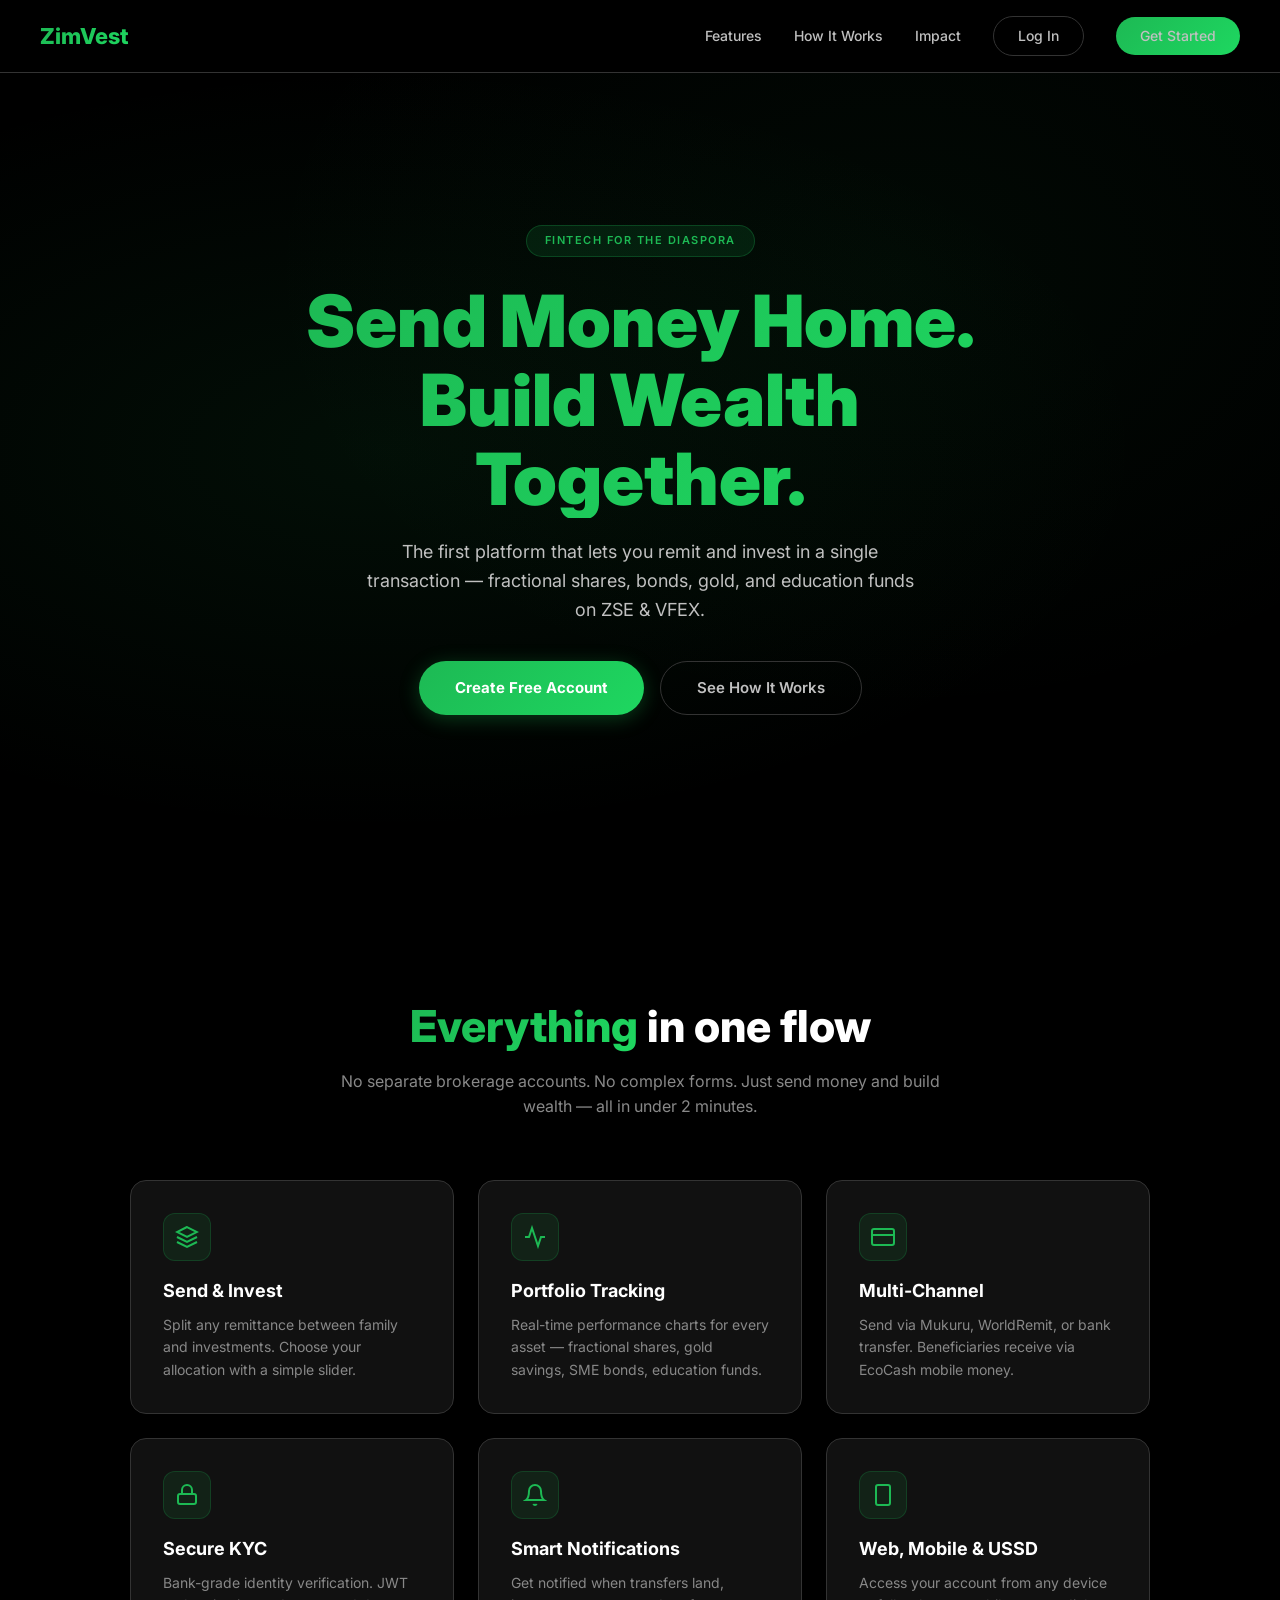
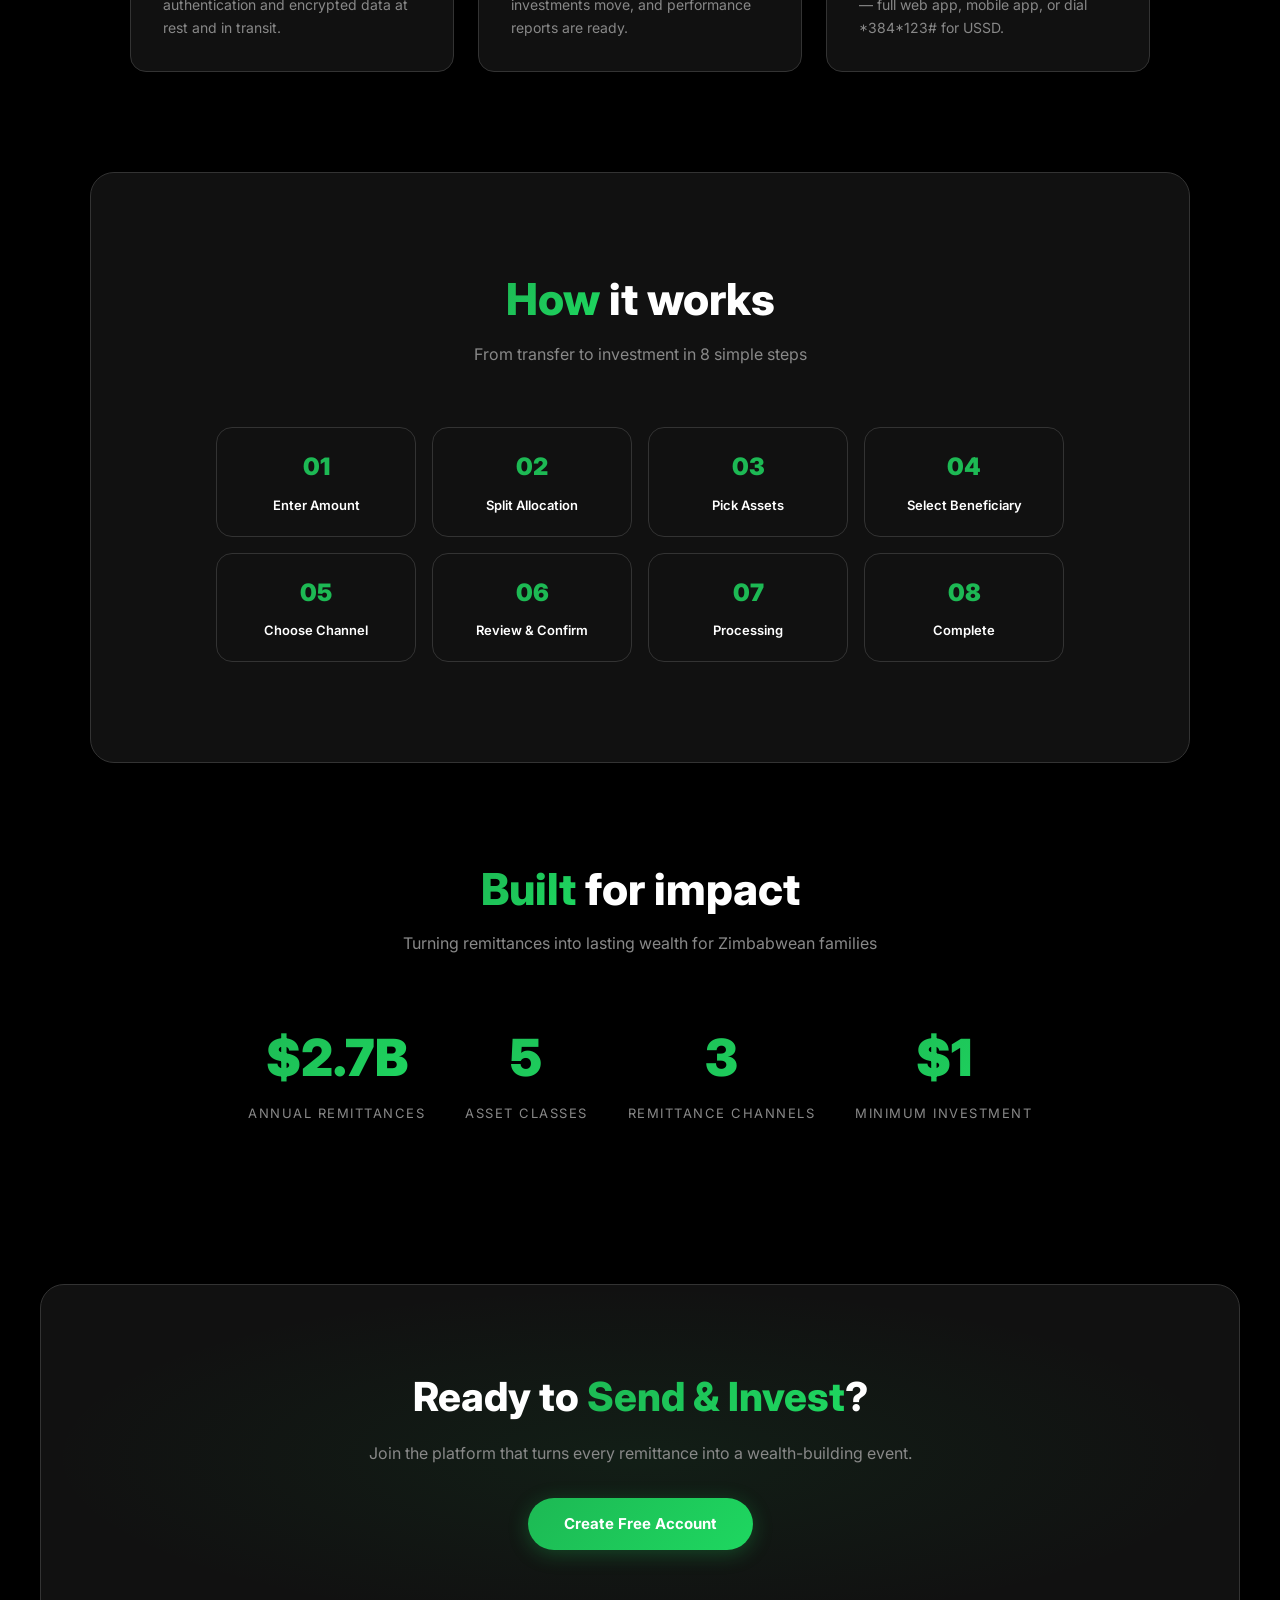
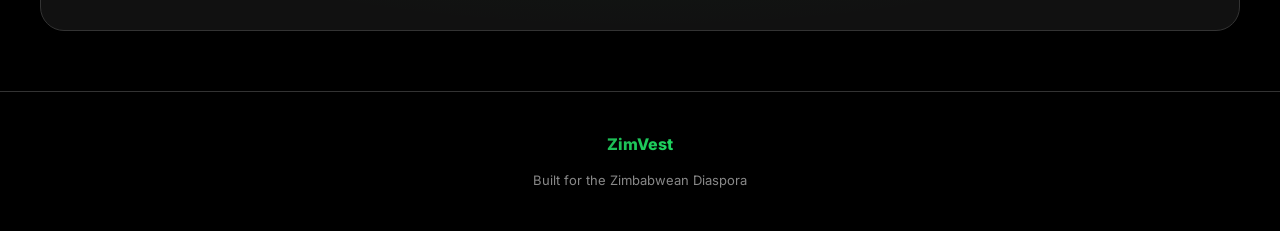
<file: frontend/index.html>
<!DOCTYPE html>
<html lang="en">
<head>
<meta charset="UTF-8">
<meta name="viewport" content="width=device-width,initial-scale=1.0">
<title>ZimVest — Send Money Home. Build Wealth Together.</title>
<meta name="description" content="ZimVest lets you remit and invest in one transaction. Fractional shares, gold, bonds, and education funds for the Zimbabwean diaspora.">
<link rel="stylesheet" href="styles.css">
</head>
<body>

<!-- NAVBAR -->
<nav class="navbar">
  <a href="index.html" class="nav-logo">ZimVest</a>
  <div class="nav-links">
    <a href="#features">Features</a>
    <a href="#how">How It Works</a>
    <a href="#stats">Impact</a>
    <a href="login.html" class="nav-btn outline">Log In</a>
    <a href="login.html#signup" class="nav-btn">Get Started</a>
  </div>
</nav>

<!-- HERO -->
<section class="hero">
  <div class="hero-bg"></div>
  <div class="hero-content">
    <div class="hero-badge">Fintech for the Diaspora</div>
    <h1>Send Money Home. Build Wealth Together.</h1>
    <p>The first platform that lets you remit and invest in a single transaction — fractional shares, bonds, gold, and education funds on ZSE & VFEX.</p>
    <div class="hero-actions">
      <a href="login.html#signup" class="btn-primary">Create Free Account</a>
      <a href="#how" class="btn-secondary">See How It Works</a>
    </div>
  </div>
</section>

<!-- FEATURES -->
<section class="section" id="features">
  <h2 class="section-title"><span>Everything</span> in one flow</h2>
  <p class="section-sub">No separate brokerage accounts. No complex forms. Just send money and build wealth — all in under 2 minutes.</p>
  <div class="features-grid">
    <div class="feature-card">
      <div class="feature-icon">
        <svg viewBox="0 0 24 24" width="24" height="24" fill="none" stroke="var(--accent)" stroke-width="2"><path d="M12 2L2 7l10 5 10-5-10-5z"/><path d="M2 17l10 5 10-5"/><path d="M2 12l10 5 10-5"/></svg>
      </div>
      <h3>Send & Invest</h3>
      <p>Split any remittance between family and investments. Choose your allocation with a simple slider.</p>
    </div>
    <div class="feature-card">
      <div class="feature-icon">
        <svg viewBox="0 0 24 24" width="24" height="24" fill="none" stroke="var(--accent)" stroke-width="2"><polyline points="22 12 18 12 15 21 9 3 6 12 2 12"/></svg>
      </div>
      <h3>Portfolio Tracking</h3>
      <p>Real-time performance charts for every asset — fractional shares, gold savings, SME bonds, education funds.</p>
    </div>
    <div class="feature-card">
      <div class="feature-icon">
        <svg viewBox="0 0 24 24" width="24" height="24" fill="none" stroke="var(--accent)" stroke-width="2"><rect x="1" y="4" width="22" height="16" rx="2"/><line x1="1" y1="10" x2="23" y2="10"/></svg>
      </div>
      <h3>Multi-Channel</h3>
      <p>Send via Mukuru, WorldRemit, or bank transfer. Beneficiaries receive via EcoCash mobile money.</p>
    </div>
    <div class="feature-card">
      <div class="feature-icon">
        <svg viewBox="0 0 24 24" width="24" height="24" fill="none" stroke="var(--accent)" stroke-width="2"><rect x="3" y="11" width="18" height="10" rx="2"/><path d="M7 11V7a5 5 0 0110 0v4"/></svg>
      </div>
      <h3>Secure KYC</h3>
      <p>Bank-grade identity verification. JWT authentication and encrypted data at rest and in transit.</p>
    </div>
    <div class="feature-card">
      <div class="feature-icon">
        <svg viewBox="0 0 24 24" width="24" height="24" fill="none" stroke="var(--accent)" stroke-width="2"><path d="M18 8A6 6 0 006 8c0 7-3 9-3 9h18s-3-2-3-9"/><path d="M13.73 21a2 2 0 01-3.46 0"/></svg>
      </div>
      <h3>Smart Notifications</h3>
      <p>Get notified when transfers land, investments move, and performance reports are ready.</p>
    </div>
    <div class="feature-card">
      <div class="feature-icon">
        <svg viewBox="0 0 24 24" width="24" height="24" fill="none" stroke="var(--accent)" stroke-width="2"><rect x="5" y="2" width="14" height="20" rx="2"/><line x1="12" y1="18" x2="12" y2="18"/></svg>
      </div>
      <h3>Web, Mobile & USSD</h3>
      <p>Access your account from any device — full web app, mobile app, or dial *384*123# for USSD.</p>
    </div>
  </div>
</section>

<!-- HOW IT WORKS -->
<section class="section" id="how" style="background:var(--surface);border-radius:var(--radius-lg);border:1px solid var(--border)">
  <h2 class="section-title"><span>How</span> it works</h2>
  <p class="section-sub">From transfer to investment in 8 simple steps</p>
  <div style="display:flex;flex-wrap:wrap;gap:16px;justify-content:center">
    <div class="feature-card" style="flex:0 0 200px;text-align:center;padding:20px">
      <div style="font-size:24px;font-weight:900;color:var(--accent);margin-bottom:8px">01</div>
      <div style="font-size:13px;font-weight:600">Enter Amount</div>
    </div>
    <div class="feature-card" style="flex:0 0 200px;text-align:center;padding:20px">
      <div style="font-size:24px;font-weight:900;color:var(--accent);margin-bottom:8px">02</div>
      <div style="font-size:13px;font-weight:600">Split Allocation</div>
    </div>
    <div class="feature-card" style="flex:0 0 200px;text-align:center;padding:20px">
      <div style="font-size:24px;font-weight:900;color:var(--accent);margin-bottom:8px">03</div>
      <div style="font-size:13px;font-weight:600">Pick Assets</div>
    </div>
    <div class="feature-card" style="flex:0 0 200px;text-align:center;padding:20px">
      <div style="font-size:24px;font-weight:900;color:var(--accent);margin-bottom:8px">04</div>
      <div style="font-size:13px;font-weight:600">Select Beneficiary</div>
    </div>
    <div class="feature-card" style="flex:0 0 200px;text-align:center;padding:20px">
      <div style="font-size:24px;font-weight:900;color:var(--accent);margin-bottom:8px">05</div>
      <div style="font-size:13px;font-weight:600">Choose Channel</div>
    </div>
    <div class="feature-card" style="flex:0 0 200px;text-align:center;padding:20px">
      <div style="font-size:24px;font-weight:900;color:var(--accent);margin-bottom:8px">06</div>
      <div style="font-size:13px;font-weight:600">Review & Confirm</div>
    </div>
    <div class="feature-card" style="flex:0 0 200px;text-align:center;padding:20px">
      <div style="font-size:24px;font-weight:900;color:var(--accent);margin-bottom:8px">07</div>
      <div style="font-size:13px;font-weight:600">Processing</div>
    </div>
    <div class="feature-card" style="flex:0 0 200px;text-align:center;padding:20px">
      <div style="font-size:24px;font-weight:900;color:var(--accent);margin-bottom:8px">08</div>
      <div style="font-size:13px;font-weight:600">Complete</div>
    </div>
  </div>
</section>

<!-- STATS -->
<section class="section" id="stats">
  <h2 class="section-title"><span>Built</span> for impact</h2>
  <p class="section-sub">Turning remittances into lasting wealth for Zimbabwean families</p>
  <div class="stats-row">
    <div class="stat-item"><div class="stat-val">$2.7B</div><div class="stat-lbl">Annual Remittances</div></div>
    <div class="stat-item"><div class="stat-val">5</div><div class="stat-lbl">Asset Classes</div></div>
    <div class="stat-item"><div class="stat-val">3</div><div class="stat-lbl">Remittance Channels</div></div>
    <div class="stat-item"><div class="stat-val">$1</div><div class="stat-lbl">Minimum Investment</div></div>
  </div>
</section>

<!-- CTA -->
<section class="cta-section">
  <h2>Ready to <span style="background:var(--gradient);-webkit-background-clip:text;-webkit-text-fill-color:transparent;background-clip:text">Send & Invest</span>?</h2>
  <p>Join the platform that turns every remittance into a wealth-building event.</p>
  <a href="login.html#signup" class="btn-primary" style="position:relative">Create Free Account</a>
</section>

<!-- FOOTER -->
<footer class="footer">
  <div style="margin-bottom:12px">
    <span style="font-weight:800;font-size:16px;background:var(--gradient);-webkit-background-clip:text;-webkit-text-fill-color:transparent;background-clip:text">ZimVest</span>
  </div>
  <div>Built for the Zimbabwean Diaspora</div>
</footer>

</body>
</html>
</file>
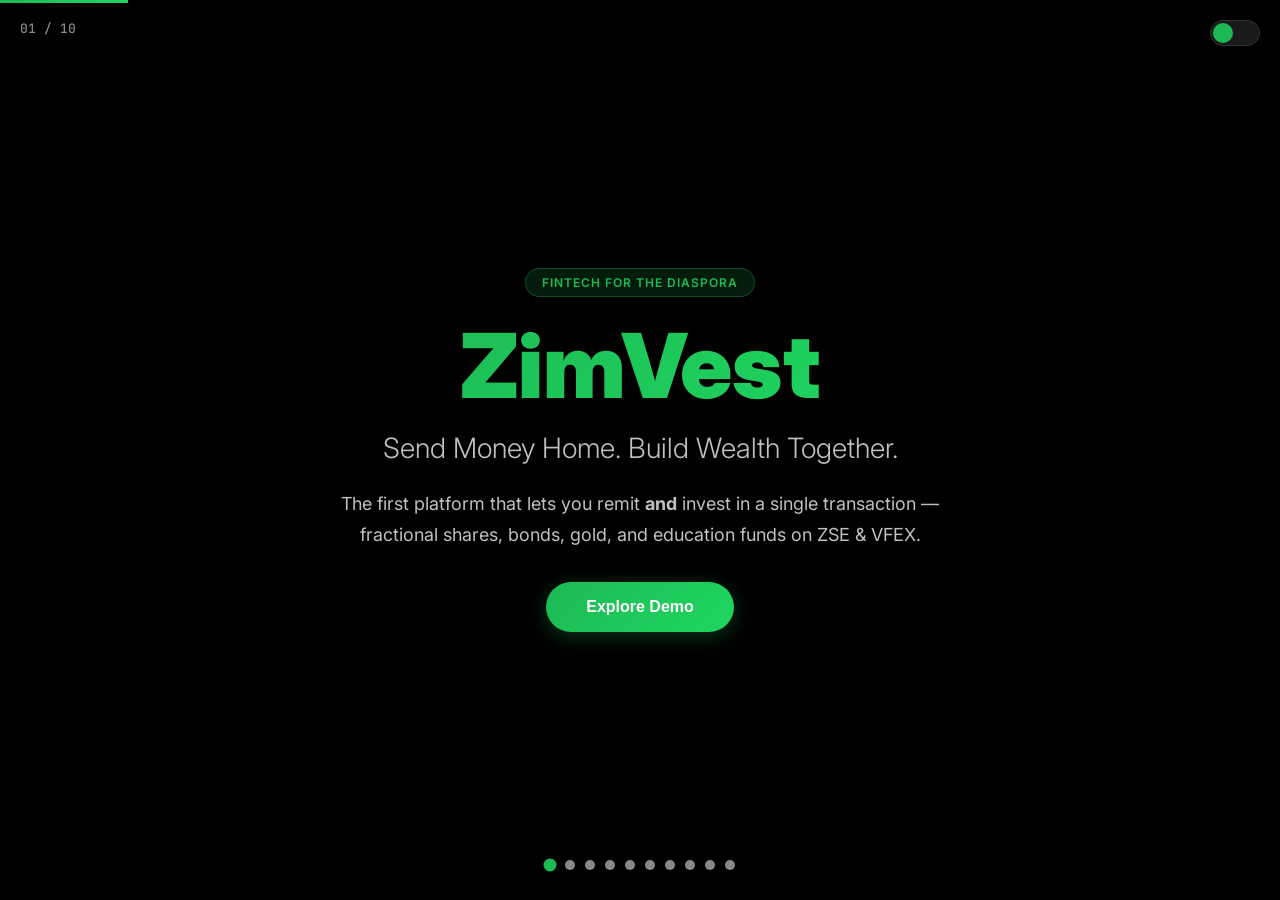
<file: presentation/index.html>
<!DOCTYPE html>
<html lang="en" data-theme="dark">
<head>
<meta charset="UTF-8">
<meta name="viewport" content="width=device-width,initial-scale=1.0">
<title>ZimVest — Send & Invest | Interactive Demo</title>
<meta name="description" content="ZimVest fintech platform demo — empowering the Zimbabwean diaspora to send and invest simultaneously.">
<link rel="stylesheet" href="styles.css">
</head>
<body>

<!-- PROGRESS BAR -->
<div class="progress-bar" id="progressBar" style="width:10%"></div>

<!-- THEME TOGGLE -->
<button class="theme-toggle" id="themeToggle" aria-label="Toggle theme"></button>

<!-- SLIDE COUNTER -->
<div class="slide-counter" id="slideCounter">01 / 10</div>

<!-- NAV DOTS -->
<nav class="nav-dots" id="navDots"></nav>

<div class="presentation" id="presentation">

<!-- ========== SLIDE 1: HERO ========== -->
<section class="slide active" data-slide="0">
  <div style="text-align:center">
    <div class="badge animate-in delay-1">FINTECH FOR THE DIASPORA</div>
    <h1 class="hero-title animate-in delay-2" style="margin-top:20px">ZimVest</h1>
    <p class="hero-subtitle animate-in delay-3">Send Money Home. Build Wealth Together.</p>
    <p class="slide-text animate-in delay-4" style="margin-top:24px;max-width:600px">
      The first platform that lets you remit <strong>and</strong> invest in a single transaction — fractional shares, bonds, gold, and education funds on ZSE & VFEX.
    </p>
    <button class="cta-btn animate-in delay-5" style="margin-top:32px" onclick="goToSlide(1)">
      Explore Demo
    </button>
  </div>
</section>

<!-- ========== SLIDE 2: SYSTEM ARCHITECTURE ========== -->
<section class="slide" data-slide="1">
  <h2 class="slide-title"><span>System Architecture</span></h2>
  <div class="arch-container" style="height:380px">
    <svg class="arch-svg" viewBox="0 0 900 380" preserveAspectRatio="xMidYMid meet">
      <line class="arch-line animated" x1="145" y1="60" x2="400" y2="160"/>
      <line class="arch-line animated" x1="755" y1="60" x2="500" y2="160"/>
      <line class="arch-line animated" x1="450" y1="210" x2="250" y2="310"/>
      <line class="arch-line animated" x1="450" y1="210" x2="450" y2="310"/>
      <line class="arch-line animated" x1="450" y1="210" x2="650" y2="310"/>
    </svg>
    <div class="arch-node primary" style="left:60px;top:30px;min-width:160px">
      Diaspora User<br><small style="color:var(--text3);font-weight:400">South Africa</small>
    </div>
    <div class="arch-node primary" style="right:60px;top:30px;min-width:160px">
      Beneficiary<br><small style="color:var(--text3);font-weight:400">Zimbabwe</small>
    </div>
    <div class="arch-node" style="left:50%;top:140px;transform:translateX(-50%);min-width:200px;border-color:var(--accent);background:rgba(29,185,84,0.15)">
      ZimVest API Gateway<br><small style="color:var(--accent);font-weight:400">Auth | KYC | Wallet | Orders</small>
    </div>
    <div class="arch-node" style="left:120px;top:290px;min-width:150px">
      Mukuru<br><small style="color:var(--text3);font-weight:400">Remittance</small>
    </div>
    <div class="arch-node" style="left:50%;top:290px;transform:translateX(-50%);min-width:150px">
      ZSE / VFEX<br><small style="color:var(--text3);font-weight:400">Investments</small>
    </div>
    <div class="arch-node" style="right:120px;top:290px;min-width:150px">
      EcoCash<br><small style="color:var(--text3);font-weight:400">Mobile Money</small>
    </div>
  </div>
</section>

<!-- ========== SLIDE 3: BACKEND PIPELINE ========== -->
<section class="slide" data-slide="2">
  <h2 class="slide-title"><span>Backend Pipeline</span></h2>
  <p class="slide-text" style="margin-bottom:32px">How a single transaction flows through the ZimVest backend</p>
  <div class="pipeline-container" id="pipelineContainer">
    <div class="pipeline-stage" data-stage="0">
      <div class="pipeline-icon-box"><svg viewBox="0 0 24 24" width="28" height="28" fill="none" stroke="var(--accent)" stroke-width="2"><circle cx="12" cy="12" r="10"/><path d="M12 6v6l4 2"/></svg></div>
      <div class="pipeline-label">User Request</div>
      <div class="pipeline-detail">POST /api/transfer<br>Amount, allocation, beneficiary</div>
    </div>
    <div class="pipeline-connector"><div class="pipeline-pulse"></div></div>
    <div class="pipeline-stage" data-stage="1">
      <div class="pipeline-icon-box"><svg viewBox="0 0 24 24" width="28" height="28" fill="none" stroke="var(--accent)" stroke-width="2"><rect x="3" y="11" width="18" height="10" rx="2"/><path d="M7 11V7a5 5 0 0110 0v4"/></svg></div>
      <div class="pipeline-label">Auth & KYC</div>
      <div class="pipeline-detail">JWT validation<br>KYC status check</div>
    </div>
    <div class="pipeline-connector"><div class="pipeline-pulse"></div></div>
    <div class="pipeline-stage" data-stage="2">
      <div class="pipeline-icon-box"><svg viewBox="0 0 24 24" width="28" height="28" fill="none" stroke="var(--accent)" stroke-width="2"><path d="M12 2L2 7l10 5 10-5-10-5z"/><path d="M2 17l10 5 10-5"/><path d="M2 12l10 5 10-5"/></svg></div>
      <div class="pipeline-label">Split & Route</div>
      <div class="pipeline-detail">75% → Remittance<br>25% → Investment</div>
    </div>
    <div class="pipeline-connector"><div class="pipeline-pulse"></div></div>
    <div class="pipeline-stage" data-stage="3">
      <div class="pipeline-icon-box"><svg viewBox="0 0 24 24" width="28" height="28" fill="none" stroke="var(--accent)" stroke-width="2"><path d="M21 12a9 9 0 01-9 9m9-9a9 9 0 00-9-9m9 9H3m9 9a9 9 0 01-9-9m9 9c1.66 0 3-4.03 3-9s-1.34-9-3-9m0 18c-1.66 0-3-4.03-3-9s1.34-9 3-9"/></svg></div>
      <div class="pipeline-label">External APIs</div>
      <div class="pipeline-detail">Mukuru / EcoCash / WU<br>ZSE / VFEX Broker</div>
    </div>
    <div class="pipeline-connector"><div class="pipeline-pulse"></div></div>
    <div class="pipeline-stage" data-stage="4">
      <div class="pipeline-icon-box"><svg viewBox="0 0 24 24" width="28" height="28" fill="none" stroke="var(--accent)" stroke-width="2"><polyline points="20 6 9 17 4 12"/></svg></div>
      <div class="pipeline-label">Confirm & Return</div>
      <div class="pipeline-detail">Transaction ID<br>Portfolio updated</div>
    </div>
  </div>
</section>

<!-- ========== SLIDE 4: GROWTH & SCALABILITY ========== -->
<section class="slide" data-slide="3">
  <h2 class="slide-title"><span>Growth & Scalability</span></h2>
  <div style="display:flex;gap:40px;align-items:center;flex-wrap:wrap;justify-content:center;width:100%;max-width:900px">
    <div style="flex:1;min-width:340px">
      <canvas id="growthChart" width="440" height="280"></canvas>
    </div>
    <div style="flex:0 0 320px;display:flex;flex-direction:column;gap:16px">
      <div class="card animate-in delay-1" style="padding:20px">
        <div class="stat-number" style="font-size:28px">$2.7B</div>
        <div class="stat-label" style="margin-top:4px">Annual Remittances</div>
        <p style="font-size:12px;color:var(--text3);margin-top:8px">TAM — Zimbabwe diaspora remittance volume</p>
      </div>
      <div class="card animate-in delay-2" style="padding:20px">
        <div class="stat-number" style="font-size:28px">5%</div>
        <div class="stat-label" style="margin-top:4px">Year 1 Capture Target</div>
        <p style="font-size:12px;color:var(--text3);margin-top:8px">$135M processed through ZimVest</p>
      </div>
      <div class="card animate-in delay-3" style="padding:20px">
        <div class="stat-number" style="font-size:28px">25%</div>
        <div class="stat-label" style="margin-top:4px">Avg. Invest Allocation</div>
        <p style="font-size:12px;color:var(--text3);margin-top:8px">$33.75M into ZSE/VFEX assets annually</p>
      </div>
    </div>
  </div>
</section>

<!-- ========== SLIDE 5: HOW IT WORKS ========== -->
<section class="slide" data-slide="4">
  <h2 class="slide-title"><span>How It Works</span></h2>
  <div class="flow-container" id="flowContainer">
    <div class="flow-step"><span class="step-num">01</span>Enter Amount</div>
    <div class="flow-arrow">&#8594;</div>
    <div class="flow-step"><span class="step-num">02</span>Split Allocation</div>
    <div class="flow-arrow">&#8594;</div>
    <div class="flow-step"><span class="step-num">03</span>Pick Assets</div>
    <div class="flow-arrow">&#8594;</div>
    <div class="flow-step"><span class="step-num">04</span>Select Beneficiary</div>
    <div class="flow-arrow">&#8594;</div>
    <div class="flow-step"><span class="step-num">05</span>Choose Channel</div>
    <div class="flow-arrow">&#8594;</div>
    <div class="flow-step"><span class="step-num">06</span>Review & Confirm</div>
    <div class="flow-arrow">&#8594;</div>
    <div class="flow-step"><span class="step-num">07</span>Processing</div>
    <div class="flow-arrow">&#8594;</div>
    <div class="flow-step"><span class="step-num">08</span>Complete</div>
  </div>
  <p class="slide-text" style="margin-top:32px">The entire <strong>Send & Invest</strong> flow — from entering an amount to confirmed transfer — in <strong>8 simple steps</strong>.</p>
</section>

<!-- ========== SLIDE 6: WEB UI DEMO ========== -->
<section class="slide" data-slide="5" style="padding:40px 40px">
  <h2 class="slide-title" style="margin-bottom:14px;font-size:clamp(24px,3vw,40px)"><span>Web UI</span> — Dashboard</h2>
  <div class="web-demo" id="webDemoContainer" style="max-width:960px">
    <div class="web-demo-header">
      <div class="web-dot r"></div><div class="web-dot y"></div><div class="web-dot g"></div>
      <div class="web-url">app.zimvest.co.zw/dashboard</div>
      <div style="margin-left:auto;display:flex;gap:12px;align-items:center">
        <div class="web-notif-badge" id="webNotif">3</div>
        <div style="width:24px;height:24px;border-radius:50%;background:var(--accent);display:flex;align-items:center;justify-content:center;font-size:10px;font-weight:700;color:white">TM</div>
      </div>
    </div>
    <div style="display:flex;min-height:380px">
      <!-- Sidebar -->
      <div class="web-sidebar">
        <div class="web-sidebar-item active" id="webNavDash">Dashboard</div>
        <div class="web-sidebar-item" id="webNavSend">Send & Invest</div>
        <div class="web-sidebar-item" id="webNavPort">Portfolio</div>
        <div class="web-sidebar-item" id="webNavTx">Transactions</div>
        <div class="web-sidebar-item" id="webNavSettings">Settings</div>
      </div>
      <!-- Main Content -->
      <div class="web-main-scroll" id="webMainScroll">
        <!-- Auto-demo cursor -->
        <div class="demo-cursor" id="demoCursor">
          <svg width="16" height="20" viewBox="0 0 16 20" fill="none"><path d="M1 1L1 15L5.5 11L9.5 18L12 17L8 10L14 9L1 1Z" fill="var(--accent)" stroke="var(--bg)" stroke-width="1"/></svg>
        </div>
        <div class="demo-click-ring" id="demoClickRing"></div>
        <div class="web-demo-body" style="padding:0;gap:12px">
          <!-- Row 1: Wallet + Portfolio -->
          <div class="web-wallet" id="webWalletCard">
            <div class="web-wallet-label">Wallet Balance</div>
            <div class="web-wallet-bal">$1,247.50</div>
            <div style="font-size:11px;margin-top:6px;opacity:0.8">+12.3% this month</div>
            <div style="margin-top:10px;display:flex;gap:6px">
              <div class="web-mini-btn" id="webDepositBtn">Deposit</div>
              <div class="web-mini-btn" id="webWithdrawBtn">Withdraw</div>
            </div>
          </div>
          <div class="web-portfolio" id="webPortfolioCard">
            <div style="font-size:11px;color:var(--text3);text-transform:uppercase;letter-spacing:1px">Portfolio Value</div>
            <div style="font-size:24px;font-weight:700;margin-top:4px;color:var(--accent)">$3,890.00</div>
            <canvas id="miniChart" class="chart-canvas" style="margin-top:8px" width="360" height="80"></canvas>
          </div>
          <!-- Row 2: Allocation Slider -->
          <div class="web-slider-section" id="webSliderCard">
            <div style="display:flex;justify-content:space-between;align-items:center;margin-bottom:10px">
              <div style="font-size:13px;font-weight:600">Send & Invest — Fund Allocation</div>
              <div class="web-mini-btn accent" id="webSendBtn">Send Now</div>
            </div>
            <div style="display:flex;justify-content:space-between;font-size:11px;color:var(--text3);margin-bottom:4px">
              <span>Send to Family</span><span>Invest</span>
            </div>
            <input type="range" class="alloc-slider" id="allocSlider" min="0" max="100" value="75">
            <div class="alloc-values" style="font-size:13px">
              <span>Family: <strong id="familyVal">$150.00</strong></span>
              <span>Invest: <strong id="investVal">$50.00</strong></span>
            </div>
          </div>
          <!-- Row 3: Recent Transactions + Assets -->
          <div class="web-tx-panel" id="webTxPanel">
            <div style="font-size:12px;font-weight:600;margin-bottom:8px;color:var(--text2)">Recent Transactions</div>
            <div class="web-tx-row" id="webTx1">
              <div class="web-tx-type send">SEND</div>
              <div class="web-tx-info">
                <div style="font-size:12px;font-weight:500">Tendai Musingadi</div>
                <div style="font-size:10px;color:var(--text3)">12 May 2026</div>
              </div>
              <div style="font-size:12px;font-weight:600;color:var(--text)">-$150.00</div>
            </div>
            <div class="web-tx-row" id="webTx2">
              <div class="web-tx-type invest">INVEST</div>
              <div class="web-tx-info">
                <div style="font-size:12px;font-weight:500">ZimGold Savings</div>
                <div style="font-size:10px;color:var(--text3)">12 May 2026</div>
              </div>
              <div style="font-size:12px;font-weight:600;color:var(--accent)">-$50.00</div>
            </div>
            <div class="web-tx-row" id="webTx3">
              <div class="web-tx-type send">SEND</div>
              <div class="web-tx-info">
                <div style="font-size:12px;font-weight:500">Grace Moyo</div>
                <div style="font-size:10px;color:var(--text3)">10 May 2026</div>
              </div>
              <div style="font-size:12px;font-weight:600;color:var(--text)">-$100.00</div>
            </div>
          </div>
          <div class="web-assets-panel" id="webAssetsPanel">
            <div style="font-size:12px;font-weight:600;margin-bottom:8px;color:var(--text2)">Holdings</div>
            <div class="web-asset-row" id="webAsset1">
              <div>
                <div style="font-size:12px;font-weight:600">Econet Wireless</div>
                <div style="font-size:10px;color:var(--text3)">120 units @ $0.45</div>
              </div>
              <div style="text-align:right">
                <div style="font-size:12px;font-weight:600">$54.00</div>
                <div style="font-size:10px;color:var(--accent)">+3.2%</div>
              </div>
            </div>
            <div class="web-asset-row" id="webAsset2">
              <div>
                <div style="font-size:12px;font-weight:600">ZimGold Savings</div>
                <div style="font-size:10px;color:var(--text3)">500 units @ $0.10</div>
              </div>
              <div style="text-align:right">
                <div style="font-size:12px;font-weight:600">$50.00</div>
                <div style="font-size:10px;color:var(--accent)">+2.5%</div>
              </div>
            </div>
            <div class="web-asset-row" id="webAsset3">
              <div>
                <div style="font-size:12px;font-weight:600">EduFund Zim</div>
                <div style="font-size:10px;color:var(--text3)">100 units @ $1.00</div>
              </div>
              <div style="text-align:right">
                <div style="font-size:12px;font-weight:600">$104.00</div>
                <div style="font-size:10px;color:var(--accent)">+4.0%</div>
              </div>
            </div>
          </div>
        </div>
      </div>
    </div>
  </div>
</section>

<!-- ========== SLIDE 7: MOBILE UI DEMO ========== -->
<section class="slide" data-slide="6">
  <h2 class="slide-title" style="margin-bottom:20px"><span>Mobile UI</span> — App</h2>
  <div style="display:flex;align-items:center;gap:40px;flex-wrap:wrap;justify-content:center">
    <div class="phone-frame">
      <div class="phone-notch"></div>
      <div class="phone-screen">
        <!-- Page 1: Dashboard -->
        <div class="phone-page active" id="phonePage0">
          <div style="font-size:11px;color:var(--text3);margin-bottom:4px">Good morning, Tine</div>
          <div style="font-size:18px;font-weight:700;margin-bottom:16px">Dashboard</div>
          <div class="mini-card" style="background:var(--gradient);border:none">
            <div class="mini-card-title" style="color:rgba(255,255,255,0.7)">Wallet</div>
            <div class="mini-card-value" style="color:white">$1,247.50</div>
          </div>
          <div class="mini-card">
            <div class="mini-card-title">Portfolio</div>
            <div class="mini-card-value" style="color:var(--accent)">$3,890</div>
          </div>
          <div class="mini-card">
            <div class="mini-card-title">Recent</div>
            <div style="font-size:12px;margin-top:6px;color:var(--text2)">$200 sent to Tendai M.</div>
            <div style="font-size:12px;margin-top:4px;color:var(--text2)">$50 invested in ZimGold</div>
          </div>
        </div>
        <!-- Page 2: Send & Invest -->
        <div class="phone-page right" id="phonePage1">
          <div style="font-size:18px;font-weight:700;margin-bottom:16px">Send & Invest</div>
          <div class="mini-card">
            <div class="mini-card-title">Amount (USD)</div>
            <div class="mini-card-value">$200.00</div>
          </div>
          <div class="mini-card">
            <div class="mini-card-title">To Family</div>
            <div style="font-size:18px;font-weight:600;margin-top:4px;color:var(--accent)">$150 (75%)</div>
          </div>
          <div class="mini-card">
            <div class="mini-card-title">To Invest</div>
            <div style="font-size:18px;font-weight:600;margin-top:4px;color:var(--accent)">$50 (25%)</div>
          </div>
          <div style="margin-top:12px;padding:10px 20px;background:var(--gradient);border-radius:20px;text-align:center;color:white;font-weight:600;font-size:13px">Confirm & Send</div>
        </div>
        <!-- Page 3: Portfolio -->
        <div class="phone-page right" id="phonePage2">
          <div style="font-size:18px;font-weight:700;margin-bottom:16px">Portfolio</div>
          <div class="mini-card">
            <div class="mini-card-title">Total Value</div>
            <div class="mini-card-value" style="color:var(--accent)">$3,890</div>
            <div style="font-size:11px;color:var(--accent);margin-top:4px">+8.2% all time</div>
          </div>
          <div class="mini-card">
            <div style="display:flex;justify-content:space-between;align-items:center">
              <span style="font-size:13px;font-weight:600">Econet</span>
              <span style="font-size:13px;color:var(--accent)">+3.2%</span>
            </div>
          </div>
          <div class="mini-card">
            <div style="display:flex;justify-content:space-between;align-items:center">
              <span style="font-size:13px;font-weight:600">ZimGold</span>
              <span style="font-size:13px;color:var(--accent)">+2.5%</span>
            </div>
          </div>
          <div class="mini-card">
            <div style="display:flex;justify-content:space-between;align-items:center">
              <span style="font-size:13px;font-weight:600">EduFund</span>
              <span style="font-size:13px;color:var(--accent)">+4.0%</span>
            </div>
          </div>
        </div>
      </div>
    </div>
    <div class="phone-nav" style="flex-direction:column">
      <button class="phone-nav-btn active" onclick="showPhonePage(0)">Dashboard</button>
      <button class="phone-nav-btn" onclick="showPhonePage(1)">Send & Invest</button>
      <button class="phone-nav-btn" onclick="showPhonePage(2)">Portfolio</button>
    </div>
  </div>
</section>

<!-- ========== SLIDE 8: USSD TERMINAL DEMO ========== -->
<section class="slide" data-slide="7">
  <h2 class="slide-title" style="margin-bottom:20px"><span>USSD UI</span> — *384*123#</h2>
  <div class="terminal">
    <div class="terminal-header">
      <span style="color:var(--accent)">●</span> ZimVest USSD Terminal
    </div>
    <div class="terminal-body" id="terminalBody">
      <div class="terminal-line highlight">Welcome to ZimVest *384*123#</div>
      <div class="terminal-line dim">━━━━━━━━━━━━━━━━━━━━━━━━━━━</div>
      <div class="terminal-line white">1. Send & Invest</div>
      <div class="terminal-line white">2. Check Balance</div>
      <div class="terminal-line white">3. View Portfolio</div>
      <div class="terminal-line white">4. Transaction History</div>
      <div class="terminal-line white">0. Exit</div>
      <div class="terminal-line dim">━━━━━━━━━━━━━━━━━━━━━━━━━━━</div>
    </div>
    <div class="terminal-input-line" style="padding:12px 20px;border-top:1px solid #333">
      <span class="terminal-prompt">></span>
      <input class="terminal-input" id="terminalInput" placeholder="Type 1-4 and press Enter...">
      <span class="cursor-blink" style="color:#1DB954">|</span>
    </div>
  </div>
  <p class="slide-text" style="margin-top:20px;font-size:14px">Type a number and press Enter to navigate the USSD menu</p>
</section>

<!-- ========== SLIDE 9: REVENUE MODEL ========== -->
<section class="slide" data-slide="8">
  <h2 class="slide-title"><span>Revenue Model</span></h2>
  <div style="width:100%;max-width:650px">
    <div class="fee-row animate-in delay-1">
      <div class="fee-label">Management Fee</div>
      <div class="fee-bar-track"><div class="fee-bar-fill" id="fee1" style="width:0%">5%</div></div>
    </div>
    <div class="fee-row animate-in delay-2">
      <div class="fee-label">Performance Fee</div>
      <div class="fee-bar-track"><div class="fee-bar-fill" id="fee2" style="width:0%">30%</div></div>
    </div>
    <div class="fee-row animate-in delay-3">
      <div class="fee-label">First-time Discount</div>
      <div class="fee-bar-track"><div class="fee-bar-fill" id="fee3" style="width:0%">1%</div></div>
    </div>
  </div>
  <div class="cards-row" style="margin-top:32px">
    <div class="card animate-in delay-4" style="text-align:center;min-width:180px">
      <div style="font-size:14px;font-weight:600">5% of invested portion</div>
      <div style="font-size:12px;color:var(--text3);margin-top:4px">Charged on every allocation</div>
    </div>
    <div class="card animate-in delay-5" style="text-align:center;min-width:180px">
      <div style="font-size:14px;font-weight:600">30% above benchmark</div>
      <div style="font-size:12px;color:var(--text3);margin-top:4px">Only on outperformance</div>
    </div>
    <div class="card animate-in delay-6" style="text-align:center;min-width:180px">
      <div style="font-size:14px;font-weight:600">1% first-time bonus</div>
      <div style="font-size:12px;color:var(--text3);margin-top:4px">Incentivize new users</div>
    </div>
  </div>
</section>

<!-- ========== SLIDE 10: CTA ========== -->
<section class="slide" data-slide="9">
  <h2 class="hero-title" style="font-size:clamp(40px,6vw,72px)">ZimVest</h2>
  <p class="hero-subtitle" style="margin-top:12px">Send Money Home. Build Wealth Together.</p>
  <div class="cards-row" style="margin-top:40px">
    <div class="card animate-in delay-1" style="text-align:center;min-width:160px">
      <div style="font-size:14px;font-weight:600;margin-top:8px">Web App</div>
      <div style="font-size:12px;color:var(--text3);margin-top:4px">app.zimvest.co.zw</div>
    </div>
    <div class="card animate-in delay-2" style="text-align:center;min-width:160px">
      <div style="font-size:14px;font-weight:600;margin-top:8px">Mobile App</div>
      <div style="font-size:12px;color:var(--text3);margin-top:4px">iOS & Android</div>
    </div>
    <div class="card animate-in delay-3" style="text-align:center;min-width:160px">
      <div style="font-size:14px;font-weight:600;margin-top:8px">USSD</div>
      <div style="font-size:12px;color:var(--text3);margin-top:4px">*384*123#</div>
    </div>
  </div>
  <button class="cta-btn animate-in delay-4" style="margin-top:40px">Get Started Today</button>
  <p class="slide-text animate-in delay-5" style="margin-top:24px;font-size:14px;color:var(--text3)">
    Built for the Zimbabwean Diaspora
  </p>
</section>

</div>

<script src="app.js"></script>
</body>
</html>
</file>
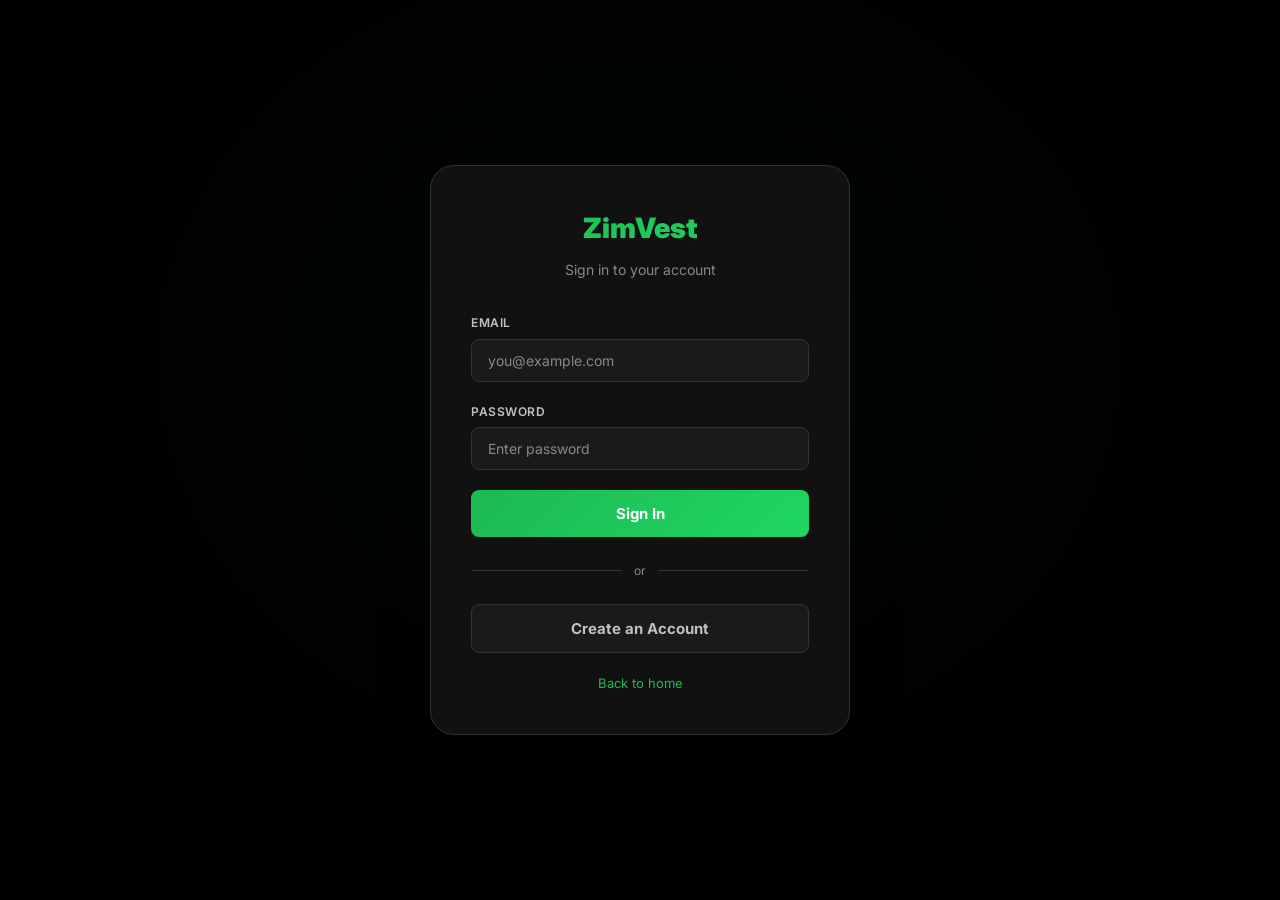
<file: frontend/login.html>
<!DOCTYPE html>
<html lang="en">
<head>
<meta charset="UTF-8">
<meta name="viewport" content="width=device-width,initial-scale=1.0">
<title>ZimVest — Log In</title>
<meta name="description" content="Log in to your ZimVest account to send money and manage your investments.">
<link rel="stylesheet" href="styles.css">
</head>
<body>

<div class="auth-page">
  <div class="hero-bg" style="background:radial-gradient(ellipse at 50% 40%, rgba(29,185,84,0.06) 0%, transparent 60%)"></div>

  <div class="auth-card">
    <a href="index.html" class="auth-logo" style="display:block">ZimVest</a>

    <!-- LOGIN FORM -->
    <div id="loginForm">
      <div class="auth-sub">Sign in to your account</div>
      <form onsubmit="return handleLogin(event)">
        <div class="form-group">
          <label class="form-label" for="loginEmail">Email</label>
          <input class="form-input" id="loginEmail" type="email" placeholder="you@example.com" required>
        </div>
        <div class="form-group">
          <label class="form-label" for="loginPass">Password</label>
          <input class="form-input" id="loginPass" type="password" placeholder="Enter password" required>
          <div class="form-error" id="loginError">Invalid email or password</div>
        </div>
        <button type="submit" class="form-btn" id="loginBtn">Sign In</button>
      </form>
      <div class="form-divider">or</div>
      <button class="form-btn" style="background:var(--surface2);border:1px solid var(--border);color:var(--text2)" onclick="switchToSignup()">Create an Account</button>
      <div class="form-footer"><a href="index.html">Back to home</a></div>
    </div>

    <!-- SIGNUP FORM -->
    <div id="signupForm" style="display:none">
      <div class="auth-sub">Create your ZimVest account</div>
      <form onsubmit="return handleSignup(event)">
        <div class="form-group">
          <label class="form-label" for="signupName">Full Name</label>
          <input class="form-input" id="signupName" type="text" placeholder="Tinevimbo Musingadi" required>
        </div>
        <div class="form-group">
          <label class="form-label" for="signupEmail">Email</label>
          <input class="form-input" id="signupEmail" type="email" placeholder="you@example.com" required>
        </div>
        <div class="form-group">
          <label class="form-label" for="signupPhone">Phone Number</label>
          <input class="form-input" id="signupPhone" type="tel" placeholder="+27 XX XXX XXXX" required>
        </div>
        <div class="form-group">
          <label class="form-label" for="signupPass">Password</label>
          <input class="form-input" id="signupPass" type="password" placeholder="Min 6 characters" required minlength="6">
        </div>
        <div class="form-group">
          <label class="form-label" for="signupConfirm">Confirm Password</label>
          <input class="form-input" id="signupConfirm" type="password" placeholder="Repeat password" required>
          <div class="form-error" id="signupError">Passwords do not match</div>
        </div>
        <button type="submit" class="form-btn" id="signupBtn">Create Account</button>
      </form>
      <div class="form-divider">or</div>
      <button class="form-btn" style="background:var(--surface2);border:1px solid var(--border);color:var(--text2)" onclick="switchToLogin()">Already have an account? Sign In</button>
      <div class="form-footer"><a href="index.html">Back to home</a></div>
    </div>
  </div>
</div>

<script>
// Check hash for signup
if (window.location.hash === '#signup') switchToSignup();

function switchToSignup() {
  document.getElementById('loginForm').style.display = 'none';
  document.getElementById('signupForm').style.display = 'block';
}

function switchToLogin() {
  document.getElementById('signupForm').style.display = 'none';
  document.getElementById('loginForm').style.display = 'block';
}

function handleLogin(e) {
  e.preventDefault();
  const email = document.getElementById('loginEmail').value;
  const pass = document.getElementById('loginPass').value;
  const btn = document.getElementById('loginBtn');
  const err = document.getElementById('loginError');

  err.classList.remove('show');
  btn.textContent = 'Signing in...';
  btn.disabled = true;

  // Check stored users or use demo credentials
  const users = JSON.parse(localStorage.getItem('zimvest_users') || '[]');
  const found = users.find(u => u.email === email && u.password === pass);

  setTimeout(() => {
    if (found || (email === 'demo@zimvest.co.zw' && pass === 'demo123')) {
      const name = found ? found.name : 'Demo User';
      localStorage.setItem('zimvest_session', JSON.stringify({ email, name, loggedIn: true }));
      window.location.href = 'dashboard.html';
    } else {
      err.classList.add('show');
      btn.textContent = 'Sign In';
      btn.disabled = false;
    }
  }, 800);

  return false;
}

function handleSignup(e) {
  e.preventDefault();
  const name = document.getElementById('signupName').value;
  const email = document.getElementById('signupEmail').value;
  const phone = document.getElementById('signupPhone').value;
  const pass = document.getElementById('signupPass').value;
  const confirm = document.getElementById('signupConfirm').value;
  const btn = document.getElementById('signupBtn');
  const err = document.getElementById('signupError');

  err.classList.remove('show');

  if (pass !== confirm) {
    err.classList.add('show');
    return false;
  }

  btn.textContent = 'Creating account...';
  btn.disabled = true;

  // Store user in localStorage
  const users = JSON.parse(localStorage.getItem('zimvest_users') || '[]');
  users.push({ name, email, phone, password: pass, created: new Date().toISOString() });
  localStorage.setItem('zimvest_users', JSON.stringify(users));
  localStorage.setItem('zimvest_session', JSON.stringify({ email, name, loggedIn: true }));

  setTimeout(() => {
    window.location.href = 'dashboard.html';
  }, 800);

  return false;
}
</script>

</body>
</html>
</file>
<file: frontend/styles.css>
@import url('https://fonts.googleapis.com/css2?family=Inter:wght@300;400;500;600;700;800;900&family=JetBrains+Mono:wght@400;500;700&display=swap');

:root {
  --bg: #000000; --surface: #111111; --surface2: #1a1a1a; --surface3: #222222;
  --accent: #1DB954; --accent2: #1ed760; --accent-glow: rgba(29,185,84,0.3);
  --text: #FFFFFF; --text2: #C0C0C0; --text3: #888888;
  --border: #333333; --border2: #444444;
  --gradient: linear-gradient(135deg, #1DB954, #1ed760);
  --card-shadow: 0 8px 32px rgba(0,0,0,0.4);
  --radius: 16px; --radius-sm: 8px; --radius-lg: 24px;
  --danger: #ff5757;
}

*, *::before, *::after { margin:0; padding:0; box-sizing:border-box; }

html { scroll-behavior:smooth; }

body {
  font-family:'Inter',system-ui,sans-serif;
  background:var(--bg); color:var(--text);
  min-height:100vh; line-height:1.6;
}

a { color:var(--accent); text-decoration:none; transition:opacity 0.2s; }
a:hover { opacity:0.85; }

/* ===================== NAVBAR ===================== */
.navbar {
  position:fixed; top:0; left:0; right:0; z-index:100;
  display:flex; align-items:center; justify-content:space-between;
  padding:16px 40px; background:rgba(0,0,0,0.85);
  backdrop-filter:blur(12px); border-bottom:1px solid var(--border);
}

.nav-logo { font-size:22px; font-weight:800; background:var(--gradient); -webkit-background-clip:text; -webkit-text-fill-color:transparent; background-clip:text; }

.nav-links { display:flex; gap:32px; align-items:center; }
.nav-links a { color:var(--text2); font-size:14px; font-weight:500; }
.nav-links a:hover { color:var(--text); }

.nav-btn {
  padding:8px 24px; border-radius:24px; background:var(--gradient);
  color:white; font-size:13px; font-weight:600; border:none; cursor:pointer;
  transition:all 0.3s;
}
.nav-btn:hover { transform:translateY(-1px); box-shadow:0 4px 16px var(--accent-glow); }
.nav-btn.outline {
  background:transparent; border:1px solid var(--border); color:var(--text2);
}
.nav-btn.outline:hover { border-color:var(--accent); color:var(--text); }

/* ===================== HERO ===================== */
.hero {
  min-height:100vh; display:flex; align-items:center; justify-content:center;
  text-align:center; padding:120px 40px 80px; position:relative; overflow:hidden;
}

.hero-bg {
  position:absolute; inset:0; z-index:0;
  background:radial-gradient(ellipse at 30% 50%, rgba(29,185,84,0.08) 0%, transparent 60%),
              radial-gradient(ellipse at 70% 30%, rgba(29,185,84,0.05) 0%, transparent 50%);
}

.hero-content { position:relative; z-index:1; max-width:700px; }

.hero-badge {
  display:inline-block; padding:6px 18px; border-radius:20px;
  font-size:11px; font-weight:600; letter-spacing:1.5px; text-transform:uppercase;
  background:rgba(29,185,84,0.12); color:var(--accent); border:1px solid rgba(29,185,84,0.25);
  margin-bottom:24px;
}

.hero h1 {
  font-size:clamp(40px,6vw,72px); font-weight:900; line-height:1.1;
  background:var(--gradient); -webkit-background-clip:text; -webkit-text-fill-color:transparent; background-clip:text;
  margin-bottom:20px;
}

.hero p { font-size:18px; color:var(--text2); max-width:560px; margin:0 auto 36px; }

.hero-actions { display:flex; gap:16px; justify-content:center; flex-wrap:wrap; }

.btn-primary {
  display:inline-flex; align-items:center; gap:8px;
  padding:14px 36px; border-radius:30px; border:none;
  background:var(--gradient); color:white; font-size:15px;
  font-weight:700; cursor:pointer; transition:all 0.3s;
  box-shadow:0 4px 20px var(--accent-glow);
}
.btn-primary:hover { transform:translateY(-2px); box-shadow:0 8px 30px var(--accent-glow); }

.btn-secondary {
  display:inline-flex; align-items:center; gap:8px;
  padding:14px 36px; border-radius:30px; font-size:15px; font-weight:600;
  background:transparent; color:var(--text2); border:1px solid var(--border); cursor:pointer;
  transition:all 0.3s;
}
.btn-secondary:hover { border-color:var(--accent); color:var(--text); }

/* ===================== SECTIONS ===================== */
.section {
  padding:100px 40px; max-width:1100px; margin:0 auto;
}

.section-title {
  font-size:clamp(28px,4vw,44px); font-weight:800; text-align:center;
  margin-bottom:16px; line-height:1.2;
}
.section-title span { background:var(--gradient); -webkit-background-clip:text; -webkit-text-fill-color:transparent; background-clip:text; }

.section-sub { font-size:16px; color:var(--text3); text-align:center; max-width:600px; margin:0 auto 60px; }

/* ===================== FEATURE CARDS ===================== */
.features-grid {
  display:grid; grid-template-columns:repeat(auto-fit,minmax(280px,1fr));
  gap:24px;
}

.feature-card {
  background:var(--surface); border:1px solid var(--border); border-radius:var(--radius);
  padding:32px; transition:all 0.3s;
}
.feature-card:hover { transform:translateY(-4px); border-color:var(--accent); box-shadow:0 8px 32px rgba(29,185,84,0.1); }

.feature-icon {
  width:48px; height:48px; border-radius:12px; margin-bottom:16px;
  background:rgba(29,185,84,0.1); border:1px solid rgba(29,185,84,0.2);
  display:flex; align-items:center; justify-content:center;
}

.feature-card h3 { font-size:18px; font-weight:700; margin-bottom:8px; }
.feature-card p { font-size:14px; color:var(--text3); line-height:1.6; }

/* ===================== STATS ===================== */
.stats-row { display:flex; gap:40px; justify-content:center; flex-wrap:wrap; margin-top:60px; }

.stat-item { text-align:center; }
.stat-val {
  font-size:clamp(32px,4vw,52px); font-weight:900;
  background:var(--gradient); -webkit-background-clip:text; -webkit-text-fill-color:transparent; background-clip:text;
}
.stat-lbl { font-size:13px; color:var(--text3); text-transform:uppercase; letter-spacing:1.5px; margin-top:4px; }

/* ===================== CTA ===================== */
.cta-section {
  text-align:center; padding:80px 40px; margin:60px 40px;
  border-radius:var(--radius-lg); background:var(--surface);
  border:1px solid var(--border); position:relative; overflow:hidden;
}
.cta-section::before {
  content:''; position:absolute; inset:0;
  background:radial-gradient(ellipse at center, rgba(29,185,84,0.08) 0%, transparent 70%);
}
.cta-section h2 { font-size:clamp(28px,4vw,40px); font-weight:800; margin-bottom:12px; position:relative; }
.cta-section p { font-size:16px; color:var(--text3); margin-bottom:32px; position:relative; }

/* ===================== FOOTER ===================== */
.footer {
  padding:40px; text-align:center; border-top:1px solid var(--border);
  font-size:13px; color:var(--text3); margin-top:40px;
}

/* ===================== AUTH PAGES ===================== */
.auth-page {
  min-height:100vh; display:flex; align-items:center; justify-content:center;
  padding:40px; position:relative;
}
.auth-page .hero-bg { position:absolute; inset:0; z-index:0; }

.auth-card {
  width:100%; max-width:420px; background:var(--surface);
  border:1px solid var(--border); border-radius:var(--radius-lg);
  padding:40px; position:relative; z-index:1;
  box-shadow:0 16px 48px rgba(0,0,0,0.4);
}

.auth-logo { font-size:28px; font-weight:900; background:var(--gradient); -webkit-background-clip:text; -webkit-text-fill-color:transparent; background-clip:text; text-align:center; margin-bottom:8px; }
.auth-sub { text-align:center; font-size:14px; color:var(--text3); margin-bottom:32px; }

.form-group { margin-bottom:20px; }
.form-label { display:block; font-size:12px; font-weight:600; color:var(--text2); margin-bottom:6px; text-transform:uppercase; letter-spacing:0.5px; }

.form-input {
  width:100%; padding:12px 16px; border-radius:var(--radius-sm);
  background:var(--surface2); border:1px solid var(--border); color:var(--text);
  font-size:14px; font-family:inherit; outline:none; transition:all 0.3s;
}
.form-input:focus { border-color:var(--accent); box-shadow:0 0 0 3px var(--accent-glow); }
.form-input::placeholder { color:var(--text3); }

.form-btn {
  width:100%; padding:14px; border-radius:var(--radius-sm); border:none;
  background:var(--gradient); color:white; font-size:15px; font-weight:700;
  cursor:pointer; transition:all 0.3s; font-family:inherit;
}
.form-btn:hover { box-shadow:0 4px 20px var(--accent-glow); }
.form-btn:disabled { opacity:0.5; cursor:not-allowed; }

.form-footer { text-align:center; margin-top:20px; font-size:13px; color:var(--text3); }

.form-error { color:var(--danger); font-size:12px; margin-top:4px; display:none; }
.form-error.show { display:block; }

.form-divider {
  display:flex; align-items:center; gap:12px; margin:24px 0;
  font-size:12px; color:var(--text3);
}
.form-divider::before, .form-divider::after { content:''; flex:1; height:1px; background:var(--border); }

/* ===================== DASHBOARD ===================== */
.dash-layout { display:flex; min-height:100vh; padding-top:60px; }

.dash-sidebar {
  width:220px; background:var(--surface); border-right:1px solid var(--border);
  padding:20px 0; position:fixed; top:60px; bottom:0; overflow-y:auto;
}

.dash-sidebar-item {
  display:flex; align-items:center; gap:10px;
  padding:10px 24px; font-size:13px; font-weight:500; color:var(--text3);
  cursor:pointer; transition:all 0.2s; border-left:3px solid transparent;
}
.dash-sidebar-item:hover { color:var(--text); background:var(--surface2); }
.dash-sidebar-item.active { color:var(--accent); border-left-color:var(--accent); background:rgba(29,185,84,0.06); }
.dash-sidebar-item svg { width:18px; height:18px; stroke:currentColor; fill:none; stroke-width:2; }

.dash-main { flex:1; margin-left:220px; padding:24px 32px; }

.dash-header { display:flex; justify-content:space-between; align-items:center; margin-bottom:28px; }
.dash-greeting { font-size:13px; color:var(--text3); }
.dash-title { font-size:24px; font-weight:800; margin-top:2px; }

.dash-grid { display:grid; grid-template-columns:1fr 1fr; gap:20px; }
.dash-full { grid-column:1/-1; }

.dash-card {
  background:var(--surface); border:1px solid var(--border); border-radius:var(--radius);
  padding:24px; transition:all 0.3s;
}
.dash-card:hover { border-color:var(--border2); }
.dash-card-label { font-size:11px; color:var(--text3); text-transform:uppercase; letter-spacing:1px; margin-bottom:6px; }
.dash-card-value { font-size:28px; font-weight:800; }
.dash-card-sub { font-size:12px; color:var(--accent); margin-top:4px; }

.dash-card.accent { background:var(--gradient); border:none; }
.dash-card.accent .dash-card-label { color:rgba(255,255,255,0.7); }
.dash-card.accent .dash-card-value { color:white; }
.dash-card.accent .dash-card-sub { color:rgba(255,255,255,0.8); }

/* Dashboard Tx Table */
.dash-table { width:100%; border-collapse:collapse; margin-top:12px; }
.dash-table th { text-align:left; font-size:11px; color:var(--text3); text-transform:uppercase; letter-spacing:0.5px; padding:8px 0; border-bottom:1px solid var(--border); }
.dash-table td { padding:10px 0; font-size:13px; border-bottom:1px solid var(--border); }
.dash-table tr:last-child td { border-bottom:none; }

.status-badge {
  display:inline-block; padding:3px 10px; border-radius:12px; font-size:10px; font-weight:700; letter-spacing:0.5px;
}
.status-badge.done { background:rgba(29,185,84,0.15); color:var(--accent); }
.status-badge.pending { background:rgba(255,189,46,0.15); color:#ffbd2e; }

/* Dashboard Assets */
.asset-row {
  display:flex; justify-content:space-between; align-items:center;
  padding:10px 0; border-bottom:1px solid var(--border);
}
.asset-row:last-child { border-bottom:none; }
.asset-name { font-size:13px; font-weight:600; }
.asset-info { font-size:11px; color:var(--text3); margin-top:2px; }
.asset-value { font-size:13px; font-weight:600; text-align:right; }
.asset-change { font-size:11px; color:var(--accent); text-align:right; margin-top:2px; }

/* Allocation slider */
.slider-track { width:100%; height:6px; -webkit-appearance:none; appearance:none; border-radius:3px; background:var(--border); outline:none; cursor:pointer; }
.slider-track::-webkit-slider-thumb { -webkit-appearance:none; width:22px; height:22px; border-radius:50%; background:var(--accent); cursor:pointer; box-shadow:0 0 10px var(--accent-glow); }

.split-values { display:flex; justify-content:space-between; margin-top:10px; font-size:13px; }

/* Mini buttons */
.mini-btn {
  padding:6px 16px; border-radius:6px; font-size:11px; font-weight:600;
  border:1px solid var(--border); background:var(--surface2); color:var(--text2);
  cursor:pointer; transition:all 0.2s;
}
.mini-btn:hover { border-color:var(--accent); color:var(--accent); }
.mini-btn.green { background:var(--accent); color:white; border-color:var(--accent); }
.mini-btn.green:hover { opacity:0.9; }

/* Chart */
.chart-area { width:100%; height:140px; }

/* Toast notification */
.toast {
  position:fixed; bottom:30px; right:30px; z-index:200;
  padding:14px 24px; border-radius:var(--radius-sm);
  background:var(--surface); border:1px solid var(--accent);
  color:var(--text); font-size:13px; font-weight:500;
  box-shadow:0 8px 32px rgba(0,0,0,0.4);
  transform:translateY(100px); opacity:0; transition:all 0.4s;
}
.toast.show { transform:translateY(0); opacity:1; }

/* ===================== RESPONSIVE ===================== */
@media (max-width:768px) {
  .navbar { padding:12px 20px; }
  .nav-links { display:none; }
  .hero { padding:100px 20px 60px; }
  .section { padding:60px 20px; }
  .features-grid { grid-template-columns:1fr; }
  .dash-sidebar { display:none; }
  .dash-main { margin-left:0; }
  .dash-grid { grid-template-columns:1fr; }
}
</file>
<file: presentation/styles.css>
@import url('https://fonts.googleapis.com/css2?family=Inter:wght@300;400;500;600;700;800;900&family=JetBrains+Mono:wght@400;500;700&display=swap');

:root {
  --bg: #000000; --surface: #111111; --surface2: #1a1a1a; --surface3: #222222;
  --accent: #1DB954; --accent2: #1ed760; --accent-glow: rgba(29,185,84,0.3);
  --text: #FFFFFF; --text2: #C0C0C0; --text3: #888888;
  --border: #333333; --border2: #444444;
  --gradient: linear-gradient(135deg, #1DB954, #1ed760);
  --card-shadow: 0 8px 32px rgba(0,0,0,0.4);
  --radius: 16px; --radius-sm: 8px; --radius-lg: 24px;
}

[data-theme="light"] {
  --bg: #FFFFFF; --surface: #F5F5F5; --surface2: #EBEBEB; --surface3: #E0E0E0;
  --accent: #1a237e; --accent2: #283593; --accent-glow: rgba(26,35,126,0.2);
  --text: #000000; --text2: #333333; --text3: #666666;
  --border: #D0D0D0; --border2: #BDBDBD;
  --gradient: linear-gradient(135deg, #1a237e, #283593);
  --card-shadow: 0 8px 32px rgba(0,0,0,0.1);
}

*, *::before, *::after { margin:0; padding:0; box-sizing:border-box; }

html, body {
  width:100%; height:100%; overflow:hidden;
  font-family:'Inter',system-ui,sans-serif;
  background: var(--bg); color: var(--text);
  transition: background 0.4s, color 0.4s;
}

/* SLIDE SYSTEM */
.presentation { width:100%; height:100%; position:relative; }

.slide {
  position:absolute; inset:0; display:flex; flex-direction:column;
  align-items:center; justify-content:center; padding:60px 80px;
  opacity:0; transform:scale(0.95) translateX(60px);
  transition: opacity 0.6s ease, transform 0.6s ease;
  pointer-events:none; z-index:0;
}

.slide.active {
  opacity:1; transform:scale(1) translateX(0);
  pointer-events:all; z-index:1;
}

.slide.prev {
  opacity:0; transform:scale(0.95) translateX(-60px);
}

/* PROGRESS BAR */
.progress-bar {
  position:fixed; top:0; left:0; height:3px; z-index:100;
  background: var(--gradient); transition: width 0.4s ease;
}

/* NAV DOTS */
.nav-dots {
  position:fixed; bottom:30px; left:50%; transform:translateX(-50%);
  display:flex; gap:10px; z-index:100;
}

.nav-dot {
  width:10px; height:10px; border-radius:50%;
  background: var(--text3); border:none; cursor:pointer;
  transition: all 0.3s;
}

.nav-dot.active { background: var(--accent); transform:scale(1.3); }

/* THEME TOGGLE */
.theme-toggle {
  position:fixed; top:20px; right:20px; z-index:100;
  width:50px; height:26px; border-radius:13px;
  background: var(--surface2); border:1px solid var(--border);
  cursor:pointer; transition:all 0.3s;
}

.theme-toggle::after {
  content:''; position:absolute; top:2px; left:2px;
  width:20px; height:20px; border-radius:50%;
  background: var(--accent); transition:all 0.3s;
}

[data-theme="light"] .theme-toggle::after { left:26px; }

/* SLIDE COUNTER */
.slide-counter {
  position:fixed; top:20px; left:20px; z-index:100;
  font-size:13px; color:var(--text3); font-weight:500;
  font-family:'JetBrains Mono',monospace;
}

/* TYPOGRAPHY */
.hero-title {
  font-size:clamp(48px,7vw,96px); font-weight:900;
  background: var(--gradient); -webkit-background-clip:text;
  -webkit-text-fill-color:transparent; background-clip:text;
  line-height:1.1; text-align:center;
}

.hero-subtitle {
  font-size:clamp(18px,2.5vw,28px); color:var(--text2);
  font-weight:300; text-align:center; margin-top:16px;
}

.slide-title {
  font-size:clamp(32px,4vw,56px); font-weight:800;
  text-align:center; margin-bottom:40px; line-height:1.2;
}

.slide-title span { background:var(--gradient); -webkit-background-clip:text; -webkit-text-fill-color:transparent; background-clip:text; }

.slide-text { font-size:18px; color:var(--text2); text-align:center; max-width:700px; line-height:1.7; }

/* CARDS */
.card {
  background: var(--surface); border:1px solid var(--border);
  border-radius: var(--radius); padding:32px;
  box-shadow: var(--card-shadow); transition: all 0.3s;
}

.card:hover { transform:translateY(-4px); border-color:var(--accent); }

.cards-row { display:flex; gap:24px; flex-wrap:wrap; justify-content:center; }

/* STATS */
.stat-number {
  font-size:clamp(36px,5vw,64px); font-weight:900;
  background:var(--gradient); -webkit-background-clip:text;
  -webkit-text-fill-color:transparent; background-clip:text;
}

.stat-label { font-size:14px; color:var(--text3); text-transform:uppercase; letter-spacing:2px; margin-top:8px; }

/* BADGES */
.badge {
  display:inline-block; padding:6px 16px; border-radius:20px;
  font-size:12px; font-weight:600; letter-spacing:1px;
  background: rgba(29,185,84,0.15); color:var(--accent); border:1px solid rgba(29,185,84,0.3);
}

/* ARCHITECTURE DIAGRAM */
.arch-container { width:100%; max-width:900px; position:relative; }

.arch-node {
  position:absolute; padding:14px 22px; border-radius:var(--radius-sm);
  background:var(--surface); border:1px solid var(--border);
  font-size:13px; font-weight:600; text-align:center;
  transition:all 0.3s; cursor:default; z-index:2;
}

.arch-node:hover { border-color:var(--accent); box-shadow:0 0 20px var(--accent-glow); transform:scale(1.05); }
.arch-node.primary { border-color:var(--accent); background:rgba(29,185,84,0.1); }

.arch-svg { position:absolute; inset:0; z-index:1; }

.arch-line { stroke:var(--border); stroke-width:2; fill:none; }
.arch-line.animated { stroke:var(--accent); stroke-dasharray:8 4; animation:dashFlow 1.5s linear infinite; }

@keyframes dashFlow { to { stroke-dashoffset:-24; } }

/* FLOW STEPS */
.flow-container { display:flex; align-items:center; gap:12px; flex-wrap:wrap; justify-content:center; }

.flow-step {
  padding:16px 24px; border-radius:var(--radius-sm);
  background:var(--surface); border:1px solid var(--border);
  font-size:14px; font-weight:500; opacity:0.3;
  transition:all 0.5s; position:relative;
}

.flow-step.active { opacity:1; border-color:var(--accent); box-shadow:0 0 20px var(--accent-glow); }
.flow-step .step-num { font-size:11px; color:var(--accent); font-weight:700; display:block; margin-bottom:4px; }

.flow-arrow { color:var(--text3); font-size:20px; }

/* WEB UI DEMO */
.web-demo {
  width:100%; max-width:960px; border-radius:var(--radius);
  background:var(--surface); border:1px solid var(--border);
  overflow:hidden; box-shadow:var(--card-shadow);
}

.web-main-scroll {
  flex:1; padding:16px; overflow-y:auto; overflow-x:hidden;
  max-height:420px; position:relative;
  scrollbar-width:thin; scrollbar-color:var(--border) transparent;
}
.web-main-scroll::-webkit-scrollbar { width:5px; }
.web-main-scroll::-webkit-scrollbar-track { background:transparent; }
.web-main-scroll::-webkit-scrollbar-thumb { background:var(--border); border-radius:3px; }

.web-demo-header {
  display:flex; align-items:center; gap:8px; padding:12px 16px;
  background:var(--surface2); border-bottom:1px solid var(--border);
}

.web-dot { width:12px; height:12px; border-radius:50%; }
.web-dot.r { background:#ff5f57; } .web-dot.y { background:#ffbd2e; } .web-dot.g { background:#28c840; }

.web-url { flex:1; margin-left:12px; padding:6px 12px; border-radius:6px; background:var(--surface); font-size:12px; color:var(--text3); font-family:'JetBrains Mono',monospace; }

.web-demo-body { padding:0; display:grid; grid-template-columns:1fr 1fr; gap:12px; }

.web-wallet {
  padding:20px; border-radius:var(--radius-sm);
  background: var(--gradient); color:white;
}

.web-wallet-bal { font-size:32px; font-weight:800; }
.web-wallet-label { font-size:12px; opacity:0.8; text-transform:uppercase; letter-spacing:1px; }

.web-portfolio { padding:20px; border-radius:var(--radius-sm); background:var(--surface2); border:1px solid var(--border); }

.web-slider-section { grid-column:1/-1; padding:16px; border-radius:var(--radius-sm); background:var(--surface2); border:1px solid var(--border); }

.alloc-slider { width:100%; height:6px; -webkit-appearance:none; appearance:none; border-radius:3px; background:var(--border); outline:none; cursor:pointer; }
.alloc-slider::-webkit-slider-thumb { -webkit-appearance:none; width:22px; height:22px; border-radius:50%; background:var(--accent); cursor:pointer; box-shadow:0 0 10px var(--accent-glow); }

.alloc-values { display:flex; justify-content:space-between; margin-top:12px; font-size:14px; }

/* WEB UI SIDEBAR */
.web-sidebar {
  width:140px; background:var(--surface2); border-right:1px solid var(--border);
  padding:12px 0; display:flex; flex-direction:column; gap:2px;
}
.web-sidebar-item {
  padding:8px 16px; font-size:12px; font-weight:500; color:var(--text3);
  cursor:pointer; transition:all 0.2s; border-left:3px solid transparent;
}
.web-sidebar-item:hover { color:var(--text); background:var(--surface); }
.web-sidebar-item.active {
  color:var(--accent); border-left-color:var(--accent);
  background:rgba(29,185,84,0.06);
}

/* NOTIFICATION BADGE */
.web-notif-badge {
  width:20px; height:20px; border-radius:50%; background:var(--accent);
  color:white; font-size:10px; font-weight:700;
  display:flex; align-items:center; justify-content:center;
  animation:pulse 2s ease-in-out infinite;
}

/* MINI BUTTONS */
.web-mini-btn {
  padding:5px 12px; border-radius:6px; font-size:10px; font-weight:600;
  background:rgba(255,255,255,0.15); color:white; cursor:pointer;
  transition:all 0.2s; border:1px solid rgba(255,255,255,0.1);
}
.web-mini-btn:hover { background:rgba(255,255,255,0.25); }
.web-mini-btn.accent {
  background:var(--accent); color:white; border-color:var(--accent);
}
.web-mini-btn.accent:hover { opacity:0.9; }

/* TRANSACTION PANEL */
.web-tx-panel {
  padding:14px; border-radius:var(--radius-sm);
  background:var(--surface2); border:1px solid var(--border);
}
.web-tx-row {
  display:flex; align-items:center; gap:10px; padding:6px 0;
  border-bottom:1px solid var(--border);
}
.web-tx-row:last-child { border-bottom:none; }
.web-tx-type {
  padding:3px 8px; border-radius:4px; font-size:9px; font-weight:700;
  letter-spacing:0.5px; min-width:48px; text-align:center;
}
.web-tx-type.send { background:rgba(255,255,255,0.08); color:var(--text2); }
.web-tx-type.invest { background:rgba(29,185,84,0.15); color:var(--accent); }
.web-tx-info { flex:1; }

/* ASSET PANEL */
.web-assets-panel {
  padding:14px; border-radius:var(--radius-sm);
  background:var(--surface2); border:1px solid var(--border);
}
.web-asset-row {
  display:flex; justify-content:space-between; align-items:center;
  padding:6px 0; border-bottom:1px solid var(--border);
}
.web-asset-row:last-child { border-bottom:none; }

/* DEMO CURSOR */
.demo-cursor {
  position:absolute; z-index:10; pointer-events:none;
  opacity:0; transition:left 0.8s cubic-bezier(0.4,0,0.2,1), top 0.8s cubic-bezier(0.4,0,0.2,1), opacity 0.3s;
  filter:drop-shadow(0 2px 4px rgba(0,0,0,0.3));
  left:0; top:0;
}
.demo-cursor.visible { opacity:1; }

.demo-click-ring {
  position:absolute; z-index:9; pointer-events:none;
  width:24px; height:24px; border-radius:50%;
  border:2px solid var(--accent); opacity:0;
  transform:scale(0); left:0; top:0;
}
.demo-click-ring.pop {
  animation:clickPop 0.5s ease-out forwards;
}
@keyframes clickPop {
  0% { transform:scale(0); opacity:0.8; }
  100% { transform:scale(2.5); opacity:0; }
}

/* MOBILE DEMO */
.phone-frame {
  width:280px; height:540px; border-radius:36px;
  border:3px solid var(--border2); background:var(--bg);
  overflow:hidden; position:relative; box-shadow:var(--card-shadow);
}

.phone-notch { width:120px; height:24px; background:var(--border); border-radius:0 0 14px 14px; margin:0 auto; position:relative; z-index:5; }

.phone-screen { height:calc(100% - 24px); overflow:hidden; position:relative; }

.phone-page {
  position:absolute; inset:0; padding:20px 16px;
  transition:transform 0.4s ease, opacity 0.4s;
}

.phone-page.active { transform:translateX(0); opacity:1; }
.phone-page.left { transform:translateX(-100%); opacity:0; }
.phone-page.right { transform:translateX(100%); opacity:0; }

.phone-nav { display:flex; gap:8px; justify-content:center; margin-top:16px; }
.phone-nav-btn { padding:6px 14px; border-radius:16px; border:1px solid var(--border); background:var(--surface); color:var(--text2); font-size:11px; cursor:pointer; transition:all 0.3s; }
.phone-nav-btn.active { background:var(--accent); color:white; border-color:var(--accent); }

.mini-card { padding:12px; border-radius:10px; background:var(--surface2); border:1px solid var(--border); margin-bottom:10px; }
.mini-card-title { font-size:11px; color:var(--text3); text-transform:uppercase; letter-spacing:1px; }
.mini-card-value { font-size:22px; font-weight:700; margin-top:4px; }

/* USSD TERMINAL */
.terminal {
  width:100%; max-width:550px; border-radius:var(--radius);
  background:#0a0a0a; border:1px solid #333;
  font-family:'JetBrains Mono',monospace; overflow:hidden;
  box-shadow: 0 0 40px rgba(29,185,84,0.15);
}

.terminal-header {
  padding:10px 16px; background:#161616; border-bottom:1px solid #333;
  display:flex; align-items:center; gap:8px; font-size:12px; color:#888;
}

.terminal-body { padding:20px; min-height:320px; max-height:400px; overflow-y:auto; }

.terminal-line { color:#1DB954; font-size:13px; line-height:1.8; white-space:pre-wrap; }
.terminal-line.dim { color:#555; }
.terminal-line.white { color:#ccc; }
.terminal-line.highlight { color:#1ed760; font-weight:700; }

.terminal-input-line { display:flex; align-items:center; gap:8px; margin-top:8px; }
.terminal-prompt { color:#1DB954; font-size:13px; }
.terminal-input {
  flex:1; background:transparent; border:none; outline:none;
  color:#1DB954; font-family:'JetBrains Mono',monospace; font-size:13px; caret-color:#1DB954;
}

.cursor-blink { animation:blink 1s step-end infinite; }
@keyframes blink { 50% { opacity:0; } }

/* FEE BARS */
.fee-row { display:flex; align-items:center; gap:16px; margin-bottom:20px; width:100%; max-width:600px; }
.fee-label { width:180px; font-size:14px; color:var(--text2); text-align:right; }
.fee-bar-track { flex:1; height:28px; border-radius:14px; background:var(--surface2); overflow:hidden; border:1px solid var(--border); }
.fee-bar-fill { height:100%; border-radius:14px; background:var(--gradient); transition:width 1.5s ease; display:flex; align-items:center; justify-content:flex-end; padding-right:12px; font-size:12px; font-weight:700; color:white; }

/* ANIMATIONS */
@keyframes fadeInUp { from { opacity:0; transform:translateY(30px); } to { opacity:1; transform:translateY(0); } }
@keyframes fadeIn { from { opacity:0; } to { opacity:1; } }
@keyframes scaleIn { from { opacity:0; transform:scale(0.8); } to { opacity:1; transform:scale(1); } }
@keyframes pulse { 0%,100% { opacity:1; } 50% { opacity:0.5; } }
@keyframes float { 0%,100% { transform:translateY(0); } 50% { transform:translateY(-10px); } }
@keyframes glow { 0%,100% { box-shadow:0 0 5px var(--accent-glow); } 50% { box-shadow:0 0 25px var(--accent-glow); } }

.animate-in { animation: fadeInUp 0.6s ease forwards; }
.delay-1 { animation-delay:0.1s; opacity:0; }
.delay-2 { animation-delay:0.2s; opacity:0; }
.delay-3 { animation-delay:0.3s; opacity:0; }
.delay-4 { animation-delay:0.4s; opacity:0; }
.delay-5 { animation-delay:0.5s; opacity:0; }
.delay-6 { animation-delay:0.6s; opacity:0; }

/* PIPELINE */
.pipeline-container {
  display:flex; align-items:center; gap:0; flex-wrap:wrap;
  justify-content:center; width:100%; max-width:950px;
}

.pipeline-stage {
  display:flex; flex-direction:column; align-items:center; gap:8px;
  padding:20px 16px; border-radius:var(--radius); min-width:130px;
  background:var(--surface); border:1px solid var(--border);
  opacity:0.2; transform:scale(0.9); transition:all 0.5s ease;
  text-align:center;
}

.pipeline-stage.active {
  opacity:1; transform:scale(1);
  border-color:var(--accent); box-shadow:0 0 20px var(--accent-glow);
}

.pipeline-icon-box {
  width:48px; height:48px; border-radius:50%;
  background:rgba(29,185,84,0.1); border:1px solid rgba(29,185,84,0.3);
  display:flex; align-items:center; justify-content:center;
}

.pipeline-label { font-size:13px; font-weight:700; color:var(--text); }
.pipeline-detail { font-size:11px; color:var(--text3); line-height:1.5; }

.pipeline-connector {
  width:40px; height:2px; background:var(--border); position:relative;
  overflow:hidden; opacity:0; transition:opacity 0.4s;
}

.pipeline-connector.active { opacity:1; }

.pipeline-pulse {
  position:absolute; top:-2px; left:-10px;
  width:10px; height:6px; border-radius:3px;
  background:var(--accent); box-shadow:0 0 8px var(--accent-glow);
  animation:pipelinePulse 1.2s ease-in-out infinite;
}

@keyframes pipelinePulse {
  0% { left:-10px; opacity:0; }
  20% { opacity:1; }
  80% { opacity:1; }
  100% { left:40px; opacity:0; }
}

/* CTA */
.cta-btn {
  display:inline-flex; align-items:center; gap:8px;
  padding:16px 40px; border-radius:30px; border:none;
  background:var(--gradient); color:white; font-size:16px;
  font-weight:700; cursor:pointer; transition:all 0.3s;
  box-shadow:0 4px 20px var(--accent-glow);
}

.cta-btn:hover { transform:translateY(-2px); box-shadow:0 8px 30px var(--accent-glow); }

/* CHART */
.chart-container { width:100%; height:120px; position:relative; }
.chart-canvas { width:100%; height:100%; }

/* RESPONSIVE */
@media (max-width:768px) {
  .slide { padding:40px 24px; }
  .cards-row { flex-direction:column; align-items:center; }
  .web-demo-body { grid-template-columns:1fr; }
  .flow-container { flex-direction:column; }
  .flow-arrow { transform:rotate(90deg); }
}
</file>
